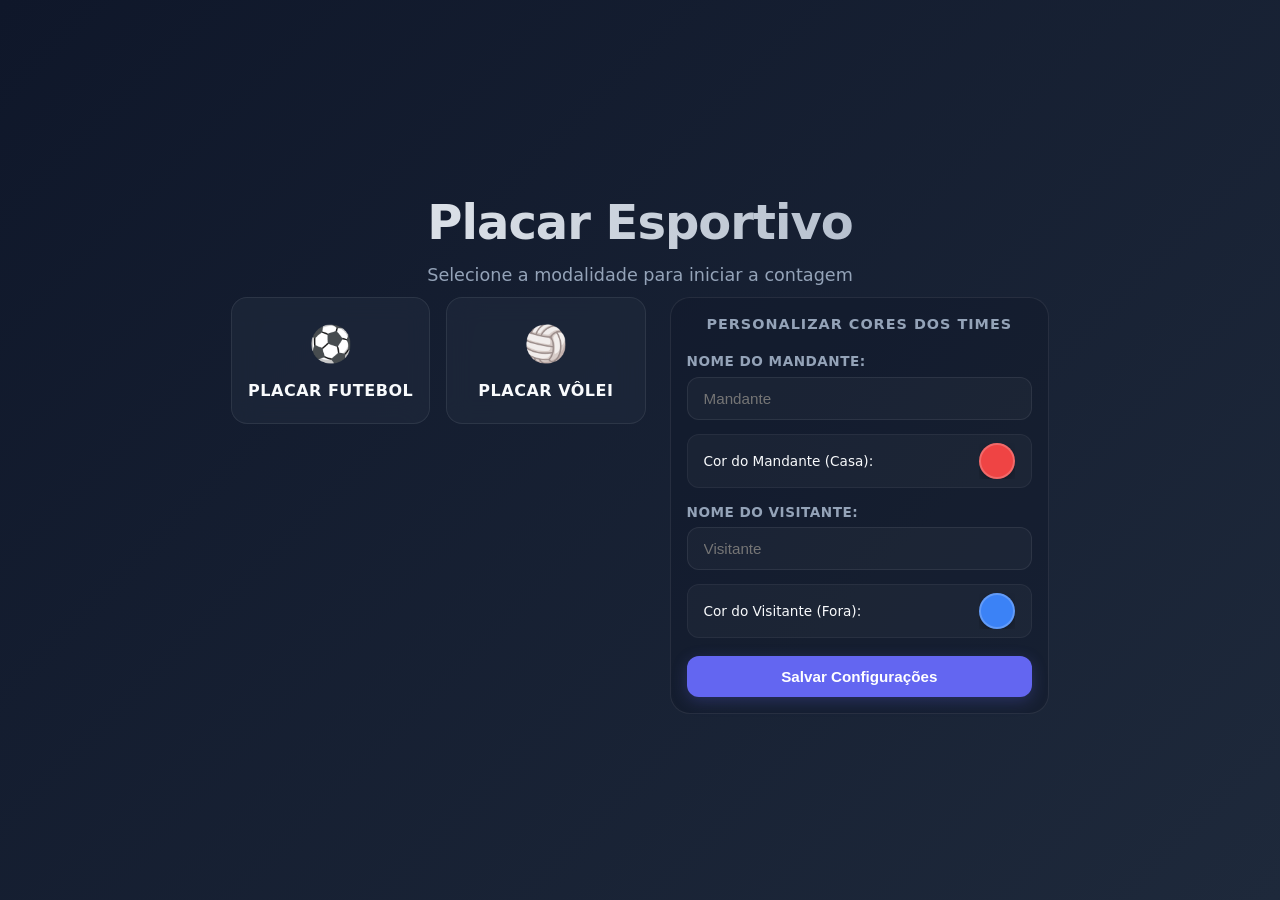
<file: index.html>
<!DOCTYPE html>
<html lang="pt-br">
<head>
    <meta charset="UTF-8">
    <meta name="viewport" content="width=device-width, initial-scale=1.0">
    <title>Placar Esportivo Multimodalidades</title>
    
    <link rel="stylesheet" href="css/global.css">
    <link rel="stylesheet" href="css/index.css">
</head>
<body onload="carregarCores()">

    <header class="main-header">
        <h1>Placar Esportivo</h1>
        <p>Selecione a modalidade para iniciar a contagem</p>
    </header>

    <main>
        <nav class="modalidades-nav" aria-label="Seleção de Modalidades">
            <ul class="modalidades-lista">
                <li class="modalidade-item futebol">
                    <a href="html/placar-futebol.html" class="modalidade-link">
                        <span class="icon">⚽</span>
                        <span class="label">Placar Futebol</span>
                    </a>
                </li>
                <li class="modalidade-item volei">
                    <a href="html/placar-volei.html" class="modalidade-link">
                        <span class="icon">🏐</span>
                        <span class="label">Placar Vôlei</span>
                    </a>
                </li>
            </ul>
        </nav>

        <section class="configuracoes-cores" aria-labelledby="titulo-config">
            <h2 id="titulo-config">Personalizar Cores dos Times</h2>
            
            <form id="formCores" onsubmit="event.preventDefault(); salvarConfiguracoes();">
    <div class="controle-texto">
        <label for="nomeMandante">Nome do Mandante:</label>
        <input type="text" id="nomeMandante" placeholder="Mandante" autocomplete="off">
    </div>
    
    <div class="controle-cor">
        <label for="colorMandante">Cor do Mandante (Casa):</label>
        <input type="color" id="colorMandante" value="#ef4444">
    </div>

    <div class="controle-texto">
        <label for="nomeVisitante">Nome do Visitante:</label>
        <input type="text" id="nomeVisitante" placeholder="Visitante" autocomplete="off">
    </div>

    <div class="controle-cor">
        <label for="colorVisitante">Cor do Visitante (Fora):</label>
        <input type="color" id="colorVisitante" value="#3b82f6">
    </div>

    <button type="submit" class="btn-aplicar">Salvar Configurações</button>
</form>
        </section>
    </main>

    <script src="js/config-cores.js"></script>
</body>
</html>
</file>
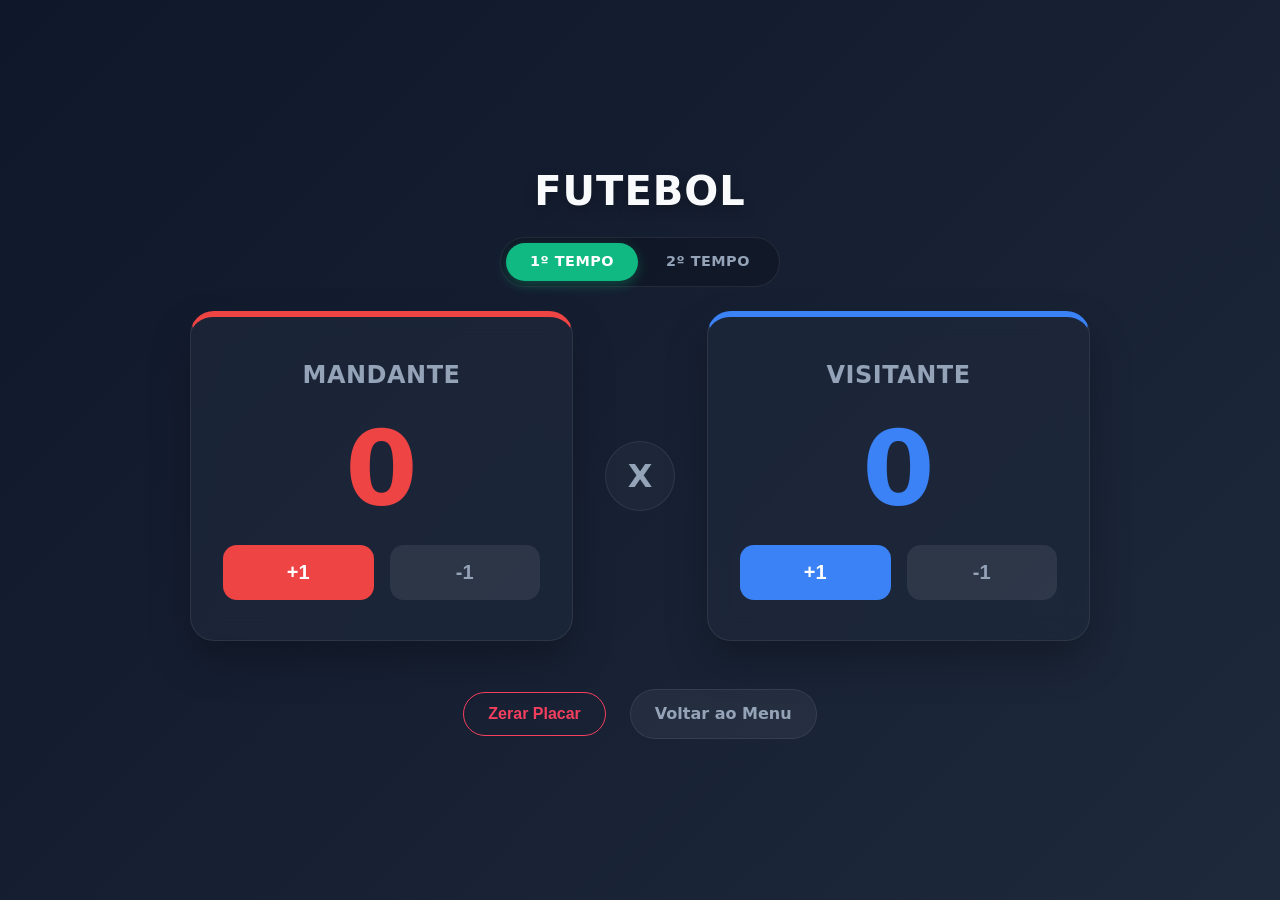
<file: html/placar-futebol.html>
<!DOCTYPE html>
<html lang="pt-br">
<head>
    <meta charset="UTF-8">
    <meta name="viewport" content="width=device-width, initial-scale=1.0">
    <title>Placar de Futebol</title>

    <link rel="stylesheet" href="../css/global.css">
    <link rel="stylesheet" href="../css/placar-futebol.css">
</head>
<body onload="carregarCores(); inicializarPlacar();">

    <header class="placar-header">
        <h1>Futebol</h1>
        
        <section class="controle-tempo" aria-label="Tempo da Partida">
            <div class="radio-group">
                <input type="radio" id="tempo1" name="periodo" value="1T" checked onclick="mudarTempo('1T')">
                <label for="tempo1">1º Tempo</label>

                <input type="radio" id="tempo2" name="periodo" value="2T" onclick="mudarTempo('2T')">
                <label for="tempo2">2º Tempo</label>
            </div>
        </section>
    </header>

    <main class="container-placar">
        <section class="painel-confronto" aria-label="Painel de Pontuação">
            
            <article class="time-card time-mandante">
                <header class="time-header">
                    <h2>Mandante</h2>
                </header>
                
                <div class="pontuacao-principal">
                    <output id="pontosMandante" class="display-pontos" aria-live="polite">0</output>
                </div>

                <div class="controles-pontos">
                    <button type="button" class="btn-ponto btn-adicionar" onclick="adicionarGol('mandante')" aria-label="Adicionar gol ao Mandante">+1</button>
                    <button type="button" class="btn-ponto btn-remover" onclick="removerGol('mandante')" aria-label="Remover gol do Mandante">-1</button>
                </div>
            </article>

            <div class="divisor-central">
                <span>X</span>
            </div>

            <article class="time-card time-visitante">
                <header class="time-header">
                    <h2>Visitante</h2>
                </header>
                
                <div class="pontuacao-principal">
                    <output id="pontosVisitante" class="display-pontos" aria-live="polite">0</output>
                </div>

                <div class="controles-pontos">
                    <button type="button" class="btn-ponto btn-adicionar" onclick="adicionarGol('visitante')" aria-label="Adicionar gol ao Visitante">+1</button>
                    <button type="button" class="btn-ponto btn-remover" onclick="removerGol('visitante')" aria-label="Remover gol do Visitante">-1</button>
                </div>
            </article>

        </section>

        <section class="controles-globais">
            <button type="button" class="btn-reiniciar" onclick="reiniciarPartida()">Zerar Placar</button>
            <a href="../index.html" class="btn-voltar">Voltar ao Menu</a>
        </section>
    </main>

    <script src="../js/config-cores.js"></script>
    <script src="../js/placar-futebol.js"></script>
</body>
</html>
</file>
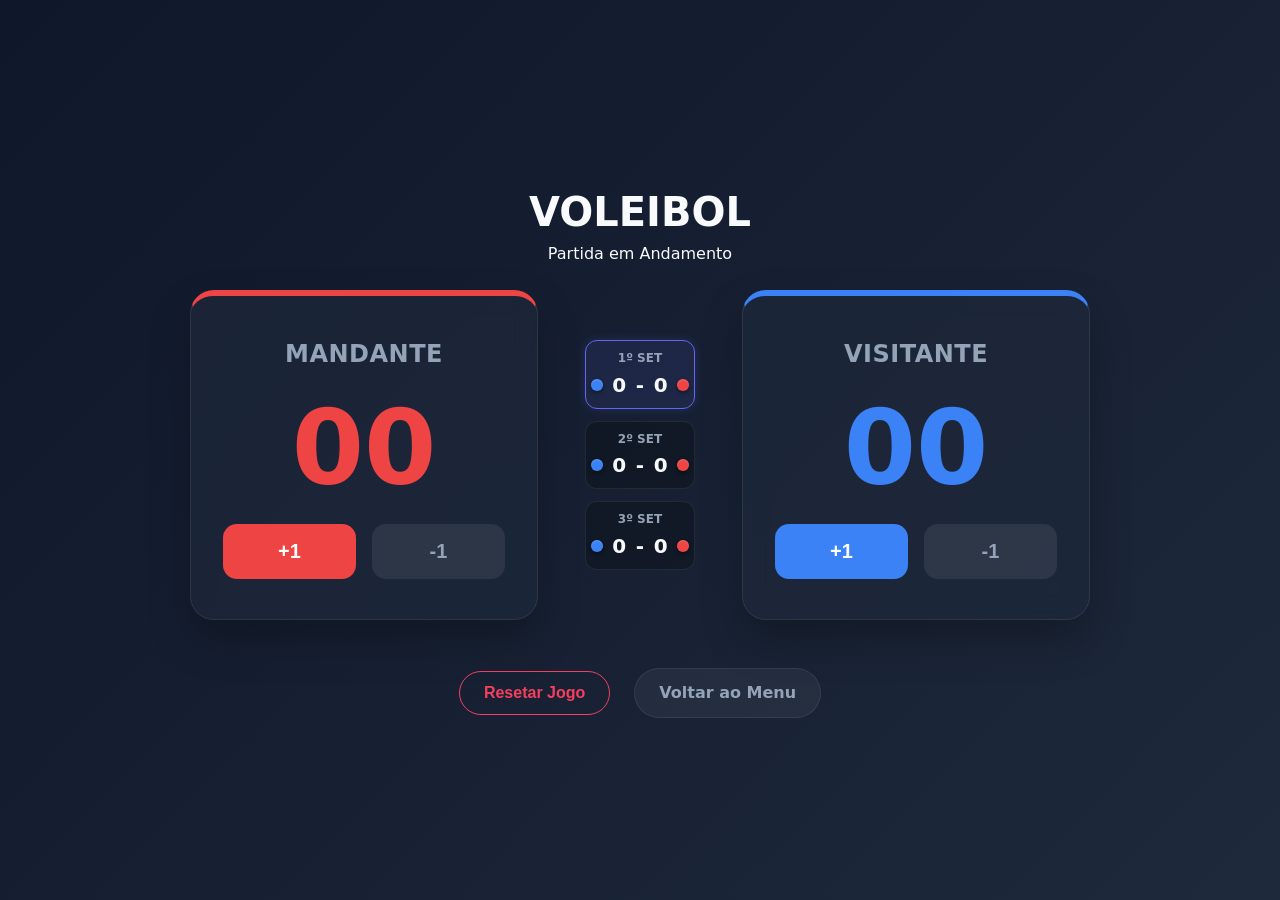
<file: html/placar-volei.html>
<!DOCTYPE html>
<html lang="pt-br">
<head>
    <meta charset="UTF-8">
    <meta name="viewport" content="width=device-width, initial-scale=1.0">
    <title>Placar de Vôlei</title>

    <link rel="stylesheet" href="../css/global.css">
    <link rel="stylesheet" href="../css/placar-volei.css">
</head>
<body onload="carregarCores(); inicializarPlacar();">

    <header class="placar-header">
        <h1>Voleibol</h1>
        <p class="status-partida">Partida em Andamento</p>
    </header>

    <main class="container-placar">
        <section class="painel-confronto" id="painelVolei" aria-label="Painel de Pontuação">
            
            <article class="time-card time-mandante">
                <header class="time-header">
                    <h2>Mandante</h2>
                </header>
                
                <div class="pontuacao-principal">
                    <output id="pontosMandante" class="display-pontos" aria-live="polite">00</output>
                </div>

                <div class="controles-pontos">
                    <button type="button" class="btn-ponto btn-adicionar" onclick="adicionarPonto('mandante')">+1</button>
                    <button type="button" class="btn-ponto btn-remover" onclick="removerPonto('mandante')">-1</button>
                </div>
            </article>

            <section class="historico-sets" aria-label="Placar dos Sets">
                <div class="set-box" id="box-set1">
                    <span class="set-label">1º Set</span>
                    <div class="set-valores">
                        <span id="corSet1-E" class="dot-cor-set"></span>
                        <span id="set1-E">0</span> - <span id="set1-D">0</span>
                        <span id="corSet1-D" class="dot-cor-set"></span>
                    </div>
                </div>
                <div class="set-box" id="box-set2">
                    <span class="set-label">2º Set</span>
                    <div class="set-valores">
                        <span id="corSet2-E" class="dot-cor-set"></span>
                        <span id="set2-E">0</span> - <span id="set2-D">0</span>
                        <span id="corSet2-D" class="dot-cor-set"></span>
                    </div>
                </div>
                <div class="set-box" id="box-set3">
                    <span class="set-label">3º Set</span>
                    <div class="set-valores">
                        <span id="corSet3-E" class="dot-cor-set"></span>
                        <span id="set3-E">0</span> - <span id="set3-D">0</span>
                        <span id="corSet3-D" class="dot-cor-set"></span>
                    </div>
                </div>
            </section>

            <article class="time-card time-visitante">
                <header class="time-header">
                    <h2>Visitante</h2>
                </header>
                
                <div class="pontuacao-principal">
                    <output id="pontosVisitante" class="display-pontos" aria-live="polite">00</output>
                </div>

                <div class="controles-pontos">
                    <button type="button" class="btn-ponto btn-adicionar" onclick="adicionarPonto('visitante')">+1</button>
                    <button type="button" class="btn-ponto btn-remover" onclick="removerPonto('visitante')">-1</button>
                </div>
            </article>

        </section>

        <section class="controles-globais">
            <button type="button" class="btn-reiniciar" onclick="reiniciarPartida()">Resetar Jogo</button>
            <a href="../index.html" class="btn-voltar">Voltar ao Menu</a>
        </section>
    </main>

    <script src="../js/config-cores.js"></script>
    <script src="../js/placar-volei.js"></script>
</body>
</html>
</file>
<file: css/global.css>
/* ==========================================================================
   1. VARIÁVEIS GLOBAIS (CUSTOM PROPERTIES)
   ========================================================================== */
:root {
    /* Cores do Sistema */
    --bg-main: #0f172a;          /* Azul escuro profundo (Slate 900) */
    --bg-gradient: linear-gradient(135deg, #0f172a 0%, #1e293b 100%);
    --card-bg: rgba(30, 41, 59, 0.7); /* Fundo do card semi-transparente */
    --card-border: rgba(255, 255, 255, 0.08);
    --text-primary: #f8fafc;     /* Branco suave */
    --text-secondary: #94a3b8;   /* Cinza azulado */
    
    /* Cores dos Times (Dinâmicas - Serão alteradas pelo JS) */
    --color-mandante: #3b82f6;   /* Azul moderno padrão */
    --color-visitante: #ef4444;  /* Vermelho moderno padrão */
    
    /* Cores de Ação */
    --color-success: #10b981;    /* Verde para botões positivos */
    --color-danger: #f43f5e;     /* Vermelho/Rosa para botões negativos */
    --color-accent: #6366f1;     /* Índigo para botões neutros e links */
    
    /* Transições */
    --transition-fast: 0.2s ease;
    --transition-normal: 0.3s ease;
}

/* ==========================================================================
   2. RESET MODERNIZADO
   ========================================================================== */
*, *::before, *::after {
    margin: 0;
    padding: 0;
    box-sizing: border-box;
}

body {
    background: var(--bg-main);
    background-image: var(--bg-gradient);
    color: var(--text-primary);
    font-family: system-ui, -apple-system, BlinkMacSystemFont, 'Segoe UI', Roboto, Oxygen, Ubuntu, Cantarell, sans-serif;
    
    /* Mudança chave: min-height em vez de height fixo */
    min-height: 100vh; 
    
    display: flex;
    flex-direction: column;
    align-items: center;
    justify-content: center;
    padding: 2rem 1rem; /* Aumentamos o padding superior/inferior para o conteúdo não colar nas bordas ao rolar */
    line-height: 1.5;
    
    /* REMOVIDO o overflow: hidden daqui para permitir rolagem por padrão nos placares */
}

/* ==========================================================================
   3. LAYOUT DO PLACAR (COMPARTILHADO)
   ========================================================================== */
.container-placar {
    width: 100%;
    max-width: 900px;
    display: flex;
    flex-direction: column;
    align-items: center;
    gap: 2rem;
}

.painel-confronto {
    width: 100%;
    display: flex;
    align-items: center;
    justify-content: center;
    gap: 2rem;
}

/* Cards dos Times */
.time-card {
    flex: 1;
    background: var(--card-bg);
    border: 1px solid var(--card-border);
    backdrop-filter: blur(12px);
    -webkit-backdrop-filter: blur(12px);
    border-radius: 24px;
    padding: 2.5rem 2rem;
    display: flex;
    flex-direction: column;
    align-items: center;
    gap: 1.5rem;
    box-shadow: 0 20px 40px rgba(0, 0, 0, 0.25);
    transition: transform var(--transition-normal), box-shadow var(--transition-normal);
}

.time-card:hover {
    box-shadow: 0 25px 50px rgba(0, 0, 0, 0.35);
}

/* Bordas coloridas dinâmicas indicando os lados */
.time-mandante { border-top: 6px solid var(--color-mandante); }
.time-visitante { border-top: 6px solid var(--color-visitante); }

/* Nomes dos Times */
.time-header h2 {
    font-size: 1.5rem;
    font-weight: 600;
    letter-spacing: 0.5px;
    color: var(--text-secondary);
    text-transform: uppercase;
}

/* Divisor Central (X ou VS) */
.divisor-central {
    font-size: 2rem;
    font-weight: 800;
    color: var(--text-secondary);
    background: rgba(255, 255, 255, 0.03);
    padding: 1rem;
    border-radius: 50%;
    border: 1px solid var(--card-border);
    min-width: 70px;
    height: 70px;
    display: flex;
    align-items: center;
    justify-content: center;
}

/* ==========================================================================
   4. ELEMENTOS DO PLACAR (DISPLAYS E BOTÕES PONTO)
   ========================================================================== */
.display-pontos {
    font-size: 6.5rem;
    font-weight: 800;
    font-variant-numeric: tabular-nums; /* Evita que o layout trema quando os números mudam */
    line-height: 1;
    display: block;
}

.time-mandante .display-pontos { color: var(--color-mandante); }
.time-visitante .display-pontos { color: var(--color-visitante); }

/* Controles de Pontuação (+1 / -1) */
.controles-pontos {
    display: flex;
    gap: 1rem;
    width: 100%;
}

.btn-ponto {
    flex: 1;
    padding: 1rem;
    border: none;
    border-radius: 14px;
    font-size: 1.25rem;
    font-weight: 700;
    cursor: pointer;
    transition: transform var(--transition-fast), filter var(--transition-fast);
}

/* Cores específicas baseadas na ação */
.btn-adicionar {
    color: #ffffff;
}
.time-mandante .btn-adicionar { background: var(--color-mandante); }
.time-visitante .btn-adicionar { background: var(--color-visitante); }

.btn-remover {
    background: rgba(255, 255, 255, 0.08);
    color: var(--text-secondary);
}

.btn-ponto:hover {
    filter: brightness(1.15);
    transform: scale(1.02);
}

.btn-ponto:active {
    transform: scale(0.98);
}

/* ==========================================================================
   5. BOTÕES DE CONTROLE GLOBAL (REINICIAR E VOLTAR)
   ========================================================================== */
.controles-globais {
    display: flex;
    align-items: center;
    gap: 1.5rem;
    margin-top: 1rem;
}

.btn-reiniciar, .btn-voltar {
    padding: 0.75rem 1.5rem;
    font-size: 1rem;
    font-weight: 600;
    border-radius: 50px;
    cursor: pointer;
    text-decoration: none;
    transition: all var(--transition-fast);
}

.btn-reiniciar {
    background: transparent;
    border: 1px solid var(--color-danger);
    color: var(--color-danger);
}

.btn-reiniciar:hover {
    background: var(--color-danger);
    color: #ffffff;
    box-shadow: 0 0 15px rgba(244, 63, 94, 0.4);
}

.btn-voltar {
    background: rgba(255, 255, 255, 0.05);
    border: 1px solid var(--card-border);
    color: var(--text-secondary);
}

.btn-voltar:hover {
    background: var(--text-primary);
    color: var(--bg-main);
}

/* ==========================================================================
   6. RESPONSIVIDADE (MOBILE)
   ========================================================================== */
@media (max-width: 768px) {
    body {
        padding: 1rem;
    }
    
    .painel-confronto {
        flex-direction: column;
        gap: 1.5rem;
    }
    
    .divisor-central {
        transform: rotate(90deg); /* Faz o "VS" ou "X" virar para acompanhar a descida */
        margin: -0.5rem 0;
    }
    
    .time-card {
        width: 100%;
        padding: 2rem 1.5rem;
    }
    
    .display-pontos {
        font-size: 5rem;
    }
}
</file>
<file: css/index.css>
/* ==========================================================================
   1. ESTRUTURA E CABEÇALHO DA TELA INICIAL
   ========================================================================== */

/* Força apenas a página index a não ter rolagem */
html, body {
    /* overflow: hidden; */
    /* height: 100vh; */
}

main {
    display: flex;
    flex-direction: column; /* Padrão mobile: empilhado verticalmente */
    align-items: center;
    justify-content: center;
    width: 100%;
    max-width: 850px; /* Largura máxima para telas grandes */
    gap: 1.5rem;
    padding: 0 1rem;
}

.main-header {
    text-align: center;
    margin-bottom: 0.5rem;
    animation: fadeInDown 0.6s ease-out;
    width: 100%;
}

.main-header h1 {
    font-size: clamp(2rem, 6vw, 3rem); /* Fonte fluida que diminui em telas menores */
    font-weight: 800;
    letter-spacing: -1px;
    background: linear-gradient(to right, #ffffff, var(--text-secondary));
    -webkit-background-clip: text;
    -webkit-text-fill-color: transparent;
    margin-bottom: 0.25rem;
}

.main-header p {
    color: var(--text-secondary);
    font-size: clamp(0.9rem, 3vw, 1.1rem);
}

/* ==========================================================================
   2. GRID DE MODALIDADES (CARDS DE SELEÇÃO)
   ========================================================================== */
.modalidades-nav {
    width: 100%;
    margin-bottom: 0.5rem;
}

.modalidades-lista {
    list-style: none;
    display: flex;
    flex-direction: column; /* Inicia empilhado no mobile */
    gap: 1rem;
    width: 100%;
}

.modalidade-item {
    width: 100%;
    background: var(--card-bg);
    border: 1px solid var(--card-border);
    backdrop-filter: blur(12px);
    -webkit-backdrop-filter: blur(12px);
    border-radius: 16px;
    overflow: hidden;
    transition: all var(--transition-normal);
}

.modalidade-link {
    display: flex;
    flex-direction: column;
    align-items: center;
    justify-content: center;
    padding: 1.25rem 1rem;
    color: var(--text-primary);
    text-decoration: none;
    gap: 0.5rem;
    height: 100%;
}

.modalidade-link .icon {
    font-size: 2.2rem;
}

.modalidade-link .label {
    font-size: 1rem;
    font-weight: 700;
    letter-spacing: 0.5px;
    text-transform: uppercase;
    text-align: center;
}

/* Efeitos de Hover */
.modalidade-item.futebol:hover {
    border-color: var(--color-success);
    box-shadow: 0 10px 20px rgba(16, 185, 129, 0.15);
}

.modalidade-item.volei:hover {
    border-color: var(--color-mandante);
    box-shadow: 0 10px 20px rgba(59, 130, 246, 0.15);
}

/* ==========================================================================
   3. PAINEL DE CONFIGURAÇÃO DE CORES
   ========================================================================== */
.configuracoes-cores {
    width: 100%;
    max-width: 450px;
    background: rgba(15, 23, 42, 0.4);
    border: 1px solid var(--card-border);
    border-radius: 20px;
    padding: 1rem;
}

.configuracoes-cores h2 {
    font-size: 0.9rem;
    font-weight: 600;
    text-transform: uppercase;
    letter-spacing: 1px;
    color: var(--text-secondary);
    margin-bottom: 1rem;
    text-align: center;
}

#formCores {
    display: flex;
    flex-direction: column;
    gap: 0.75rem;
}

.controle-cor {
    display: flex;
    align-items: center;
    justify-content: space-between;
    background: rgba(255, 255, 255, 0.03);
    padding: 0.5rem 1rem;
    border-radius: 12px;
    border: 1px solid rgba(255, 255, 255, 0.05);
    gap: 10px;
}

.controle-cor label {
    font-size: 0.85rem;
    font-weight: 500;
    color: var(--text-primary);
    white-space: nowrap; /* Impede que o texto quebre linha incorretamente */
}

/* Container do input de texto */
.controle-texto {
    display: flex;
    flex-direction: column;
    gap: 0.35rem;
    text-align: left;
}

.controle-texto label {
    font-size: 0.85rem;
    font-weight: 600;
    color: var(--text-secondary);
    text-transform: uppercase;
    letter-spacing: 0.5px;
}

/* Estilização moderna do campo de texto input */
.controle-texto input[type="text"] {
    background: rgba(255, 255, 255, 0.03);
    border: 1px solid rgba(255, 255, 255, 0.08);
    border-radius: 12px;
    padding: 0.75rem 1rem;
    color: var(--text-primary);
    font-size: 0.95rem;
    font-weight: 500;
    transition: all var(--transition-fast);
}

.controle-texto input[type="text"]:focus {
    outline: none;
    border-color: var(--color-accent);
    background: rgba(255, 255, 255, 0.06);
    box-shadow: 0 0 0 3px rgba(99, 102, 241, 0.15);
}

/* Ajuste sutil no espaçamento do formulário devido aos novos campos */
#formCores {
    gap: 0.85rem;
}

input[type="color"] {
    -webkit-appearance: none;
    -moz-appearance: none;
    appearance: none;
    background: transparent;
    border: none;
    width: 36px;
    height: 36px;
    cursor: pointer;
    flex-shrink: 0; /* Garante que a bolinha de cor não esmague */
}

input[type="color"]::-webkit-color-swatch-wrapper {
    padding: 0;
}

input[type="color"]::-webkit-color-swatch {
    border: 2px solid rgba(255, 255, 255, 0.2);
    border-radius: 50%;
    box-shadow: 0 4px 8px rgba(0, 0, 0, 0.3);
}

/* Botão de Envio do Formulário */
.btn-aplicar {
    background: var(--color-accent);
    color: #ffffff;
    border: none;
    border-radius: 12px;
    padding: 0.75rem;
    font-size: 0.95rem;
    font-weight: 700;
    cursor: pointer;
    margin-top: 0.25rem;
    transition: all var(--transition-fast);
    box-shadow: 0 4px 15px rgba(99, 102, 241, 0.25);
}

.btn-aplicar:hover {
    filter: brightness(1.15);
    box-shadow: 0 6px 20px rgba(99, 102, 241, 0.4);
}

/* ==========================================================================
   4. MEDIA QUERIES (RESPONSIVIDADE PARA TELAS MAIORES)
   ========================================================================== */
@media (min-width: 600px) {
    /* Em telas médias e grandes, os elementos ficam lado a lado */
    main {
        flex-direction: row;
        align-items: stretch; /* Deixa os blocos com a mesma altura */
    }

    .modalidades-lista {
        flex-direction: row; /* Cards lado a lado */
    }
    
    .modalidades-nav {
        margin-bottom: 0;
        flex: 1.2;
    }

    .configuracoes-cores {
        flex: 1;
    }
}

@keyframes fadeInDown {
    from {
        opacity: 0;
        transform: translateY(-10px);
    }
    to {
        opacity: 1;
        transform: translateY(0);
    }
}
</file>
<file: css/placar-futebol.css>
/* ==========================================================================
   1. ESTILIZAÇÃO E IDENTIDADE DO CABEÇALHO DO FUTEBOL
   ========================================================================== */
.placar-header {
    text-align: center;
    margin-bottom: 1.5rem;
    display: flex;
    flex-direction: column;
    align-items: center;
    gap: 1rem;
}

.placar-header h1 {
    font-size: 2.5rem;
    font-weight: 800;
    letter-spacing: 1px;
    text-transform: uppercase;
    color: var(--text-primary);
    text-shadow: 0 4px 12px rgba(0, 0, 0, 0.3);
}

/* ==========================================================================
   2. CONTROLE DO TEMPO DA PARTIDA (RADIO BUTTONS ESTILIZADOS)
   ========================================================================== */
.controle-tempo {
    background: rgba(0, 0, 0, 0.2);
    padding: 0.35rem;
    border-radius: 30px;
    border: 1px solid var(--card-border);
}

.radio-group {
    display: flex;
    gap: 0.25rem;
}

/* Esconde o círculo padrão do input radio nativo */
.radio-group input[type="radio"] {
    position: absolute;
    opacity: 0;
    width: 0;
    height: 0;
}

/* Transforma as <label> associadas em botões modernos */
.radio-group label {
    display: inline-block;
    padding: 0.5rem 1.5rem;
    font-size: 0.9rem;
    font-weight: 700;
    text-transform: uppercase;
    letter-spacing: 0.5px;
    color: var(--text-secondary);
    border-radius: 25px;
    cursor: pointer;
    transition: all var(--transition-fast);
}

/* Efeito de Hover ao passar o mouse */
.radio-group label:hover {
    color: var(--text-primary);
    background: rgba(255, 255, 255, 0.03);
}

/* Estado Ativo/Selecionado (Quando o input de trás estiver marcado) */
.radio-group input[type="radio"]:checked + label {
    background: var(--color-success); /* Verde gramado para combinar com futebol */
    color: #ffffff;
    box-shadow: 0 4px 12px rgba(16, 185, 129, 0.3);
}

/* Elemento de foco para acessibilidade por teclado */
.radio-group input[type="radio"]:focus-visible + label {
    outline: 2px solid var(--color-accent);
    outline-offset: 2px;
}

/* ==========================================================================
   3. INVERSÃO DE LADOS NO SEGUNDO TEMPO
   ========================================================================== */

/* Inverte a ordem horizontal dos times (Mandante vai para a direita, Visitante para a esquerda) */
.painel-confronto.inverter-lados {
    flex-direction: row-reverse;
}

/* Ajuste para telas de celular: como os cards ficam um embaixo do outro no mobile, 
   o row-reverse vira column-reverse para que a inversão funcione verticalmente também */
@media (max-width: 768px) {
    .painel-confronto.inverter-lados {
        flex-direction: column-reverse;
    }
}
</file>
<file: css/placar-volei.css>
/* ==========================================================================
   1. ESTILIZAÇÃO E IDENTIDADE DO CABEÇALHO DO VÔLEI
   ========================================================================== */
.placar-header {
    text-align: center;
    margin-bottom: 1.5rem;
}

.placar-header h1 {
    font-size: 2.5rem;
    font-weight: 800;
    text-transform: uppercase;
    color: var(--text-primary);
}

/* Container do Histórico de Sets (Fica no meio dos dois times) */
.historico-sets {
    display: flex;
    flex-direction: column;
    gap: 0.75rem;
    min-width: 140px;
    align-items: center;
    justify-content: center;
}

/* Cada caixinha de Set individual */
.set-box {
    background: rgba(0, 0, 0, 0.25);
    border: 1px solid var(--card-border);
    border-radius: 12px;
    padding: 0.5rem 1rem;
    width: 110px;
    text-align: center;
    transition: all var(--transition-fast);
}

/* Destaca o set que está ativo no momento (Adicionado via JS) */
.set-box.ativo {
    border-color: var(--color-accent);
    background: rgba(99, 102, 241, 0.1);
    box-shadow: 0 0 10px rgba(99, 102, 241, 0.2);
}

.set-label {
    font-size: 0.75rem;
    font-weight: 700;
    text-transform: uppercase;
    color: var(--text-secondary);
    display: block;
    margin-bottom: 0.15rem;
}

/* Container dos valores dentro da caixinha */
.set-valores {
    display: flex;
    align-items: center;
    justify-content: center;
    gap: 0.6rem;
    font-size: 1.25rem;
    font-weight: 700;
    color: var(--text-primary);
    font-variant-numeric: tabular-nums;
}

/* Transforma o span em um círculo semântico customizado */
.dot-cor-set {
    display: inline-block;
    width: 12px;
    height: 12px;
    border-radius: 50%;
    background-color: transparent; /* Cor injetada dinamicamente pelo JS */
    box-shadow: inset 0 1px 2px rgba(255, 255, 255, 0.2), 0 2px 4px rgba(0, 0, 0, 0.4);
    flex-shrink: 0;
    transition: background-color var(--transition-fast);
}

/* ==========================================================================
   INVERSÃO DE LADOS (Igual ao Futebol)
   ========================================================================== */
.painel-confronto.inverter-lados {
    flex-direction: row-reverse;
}

/* No mobile, as caixinhas de set ficam entre os dois times empilhados */
@media (max-width: 768px) {
    .painel-confronto {
        flex-direction: column;
        gap: 1.5rem;
    }
    
    .historico-sets {
        flex-direction: row; /* Caixinhas deitadas lado a lado no celular */
        width: 90vw;
        margin: 0;
        padding: 0;
    }

    .painel-confronto.inverter-lados {
        flex-direction: column-reverse;
    }
}

/* ==========================================================================
   2. CONTADOR DE SETS (ESPECÍFICO DO VÔLEI)
   ========================================================================== */
.sets-container {
    width: 100%;
    margin-top: 1rem;
    padding-top: 1.5rem;
    border-top: 1px dashed rgba(255, 255, 255, 0.1); /* Linha divisória sutil */
    display: flex;
    flex-direction: column;
    align-items: center;
    gap: 0.5rem;
}

/* Rótulo "SETS" */
.label-sets {
    font-size: 0.85rem;
    font-weight: 700;
    text-transform: uppercase;
    letter-spacing: 2px;
    color: var(--text-secondary);
}

/* Número do Set Atual */
.display-sets {
    font-size: 2.5rem;
    font-weight: 800;
    color: var(--text-primary);
    line-height: 1;
    background: rgba(0, 0, 0, 0.15);
    padding: 0.25rem 1.5rem;
    border-radius: 10px;
    border: 1px solid rgba(255, 255, 255, 0.03);
    font-variant-numeric: tabular-nums;
}

/* Mini botões de controle de Sets (+ e -) */
.controles-sets {
    display: flex;
    gap: 0.5rem;
    margin-top: 0.25rem;
}

.btn-set {
    background: rgba(255, 255, 255, 0.05);
    border: 1px solid var(--card-border);
    color: var(--text-primary);
    font-size: 1rem;
    font-weight: 700;
    width: 36px;
    height: 36px;
    border-radius: 8px;
    cursor: pointer;
    display: flex;
    align-items: center;
    justify-content: center;
    transition: all var(--transition-fast);
}

.btn-set:hover {
    background: rgba(255, 255, 255, 0.15);
    border-color: rgba(255, 255, 255, 0.3);
}

/* Ajuste de proximidade para o vôlei (Garante o alinhamento vertical perfeito) */
.time-card {
    justify-content: space-between;
}
</file>
